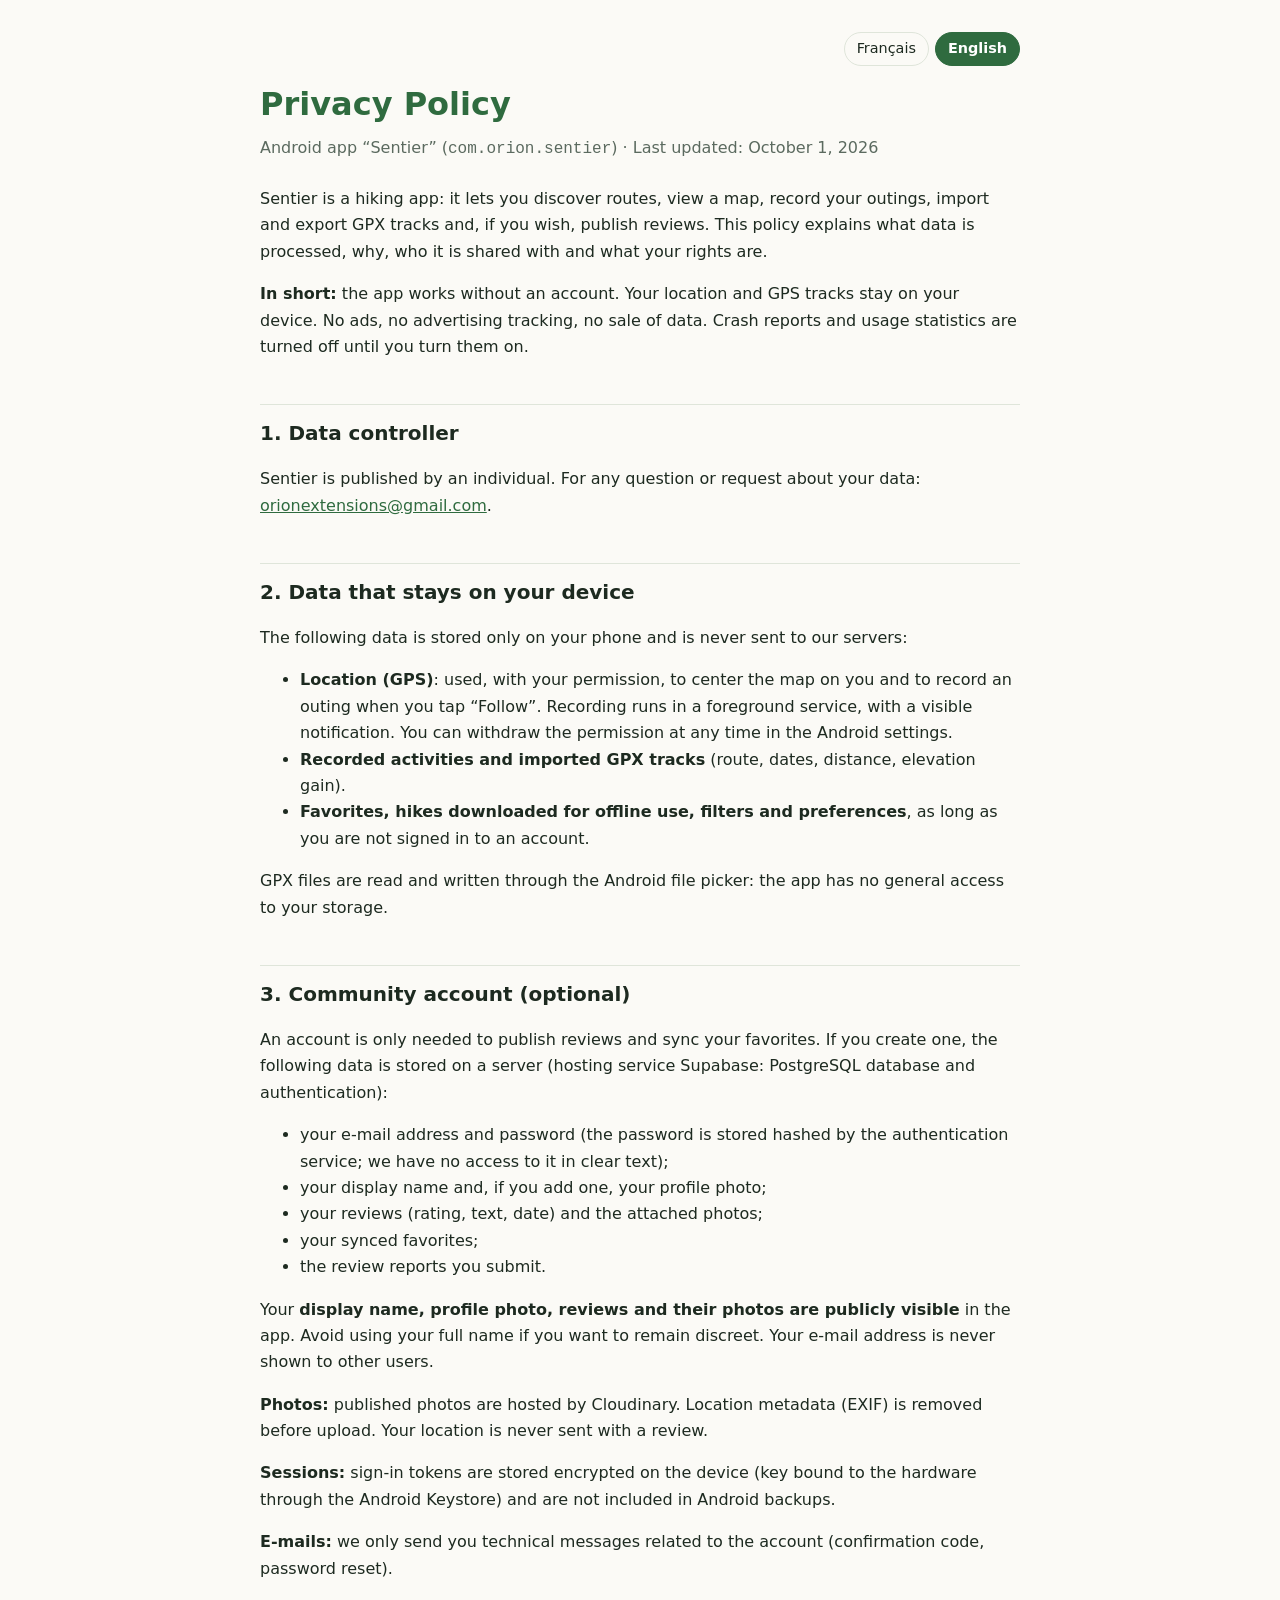
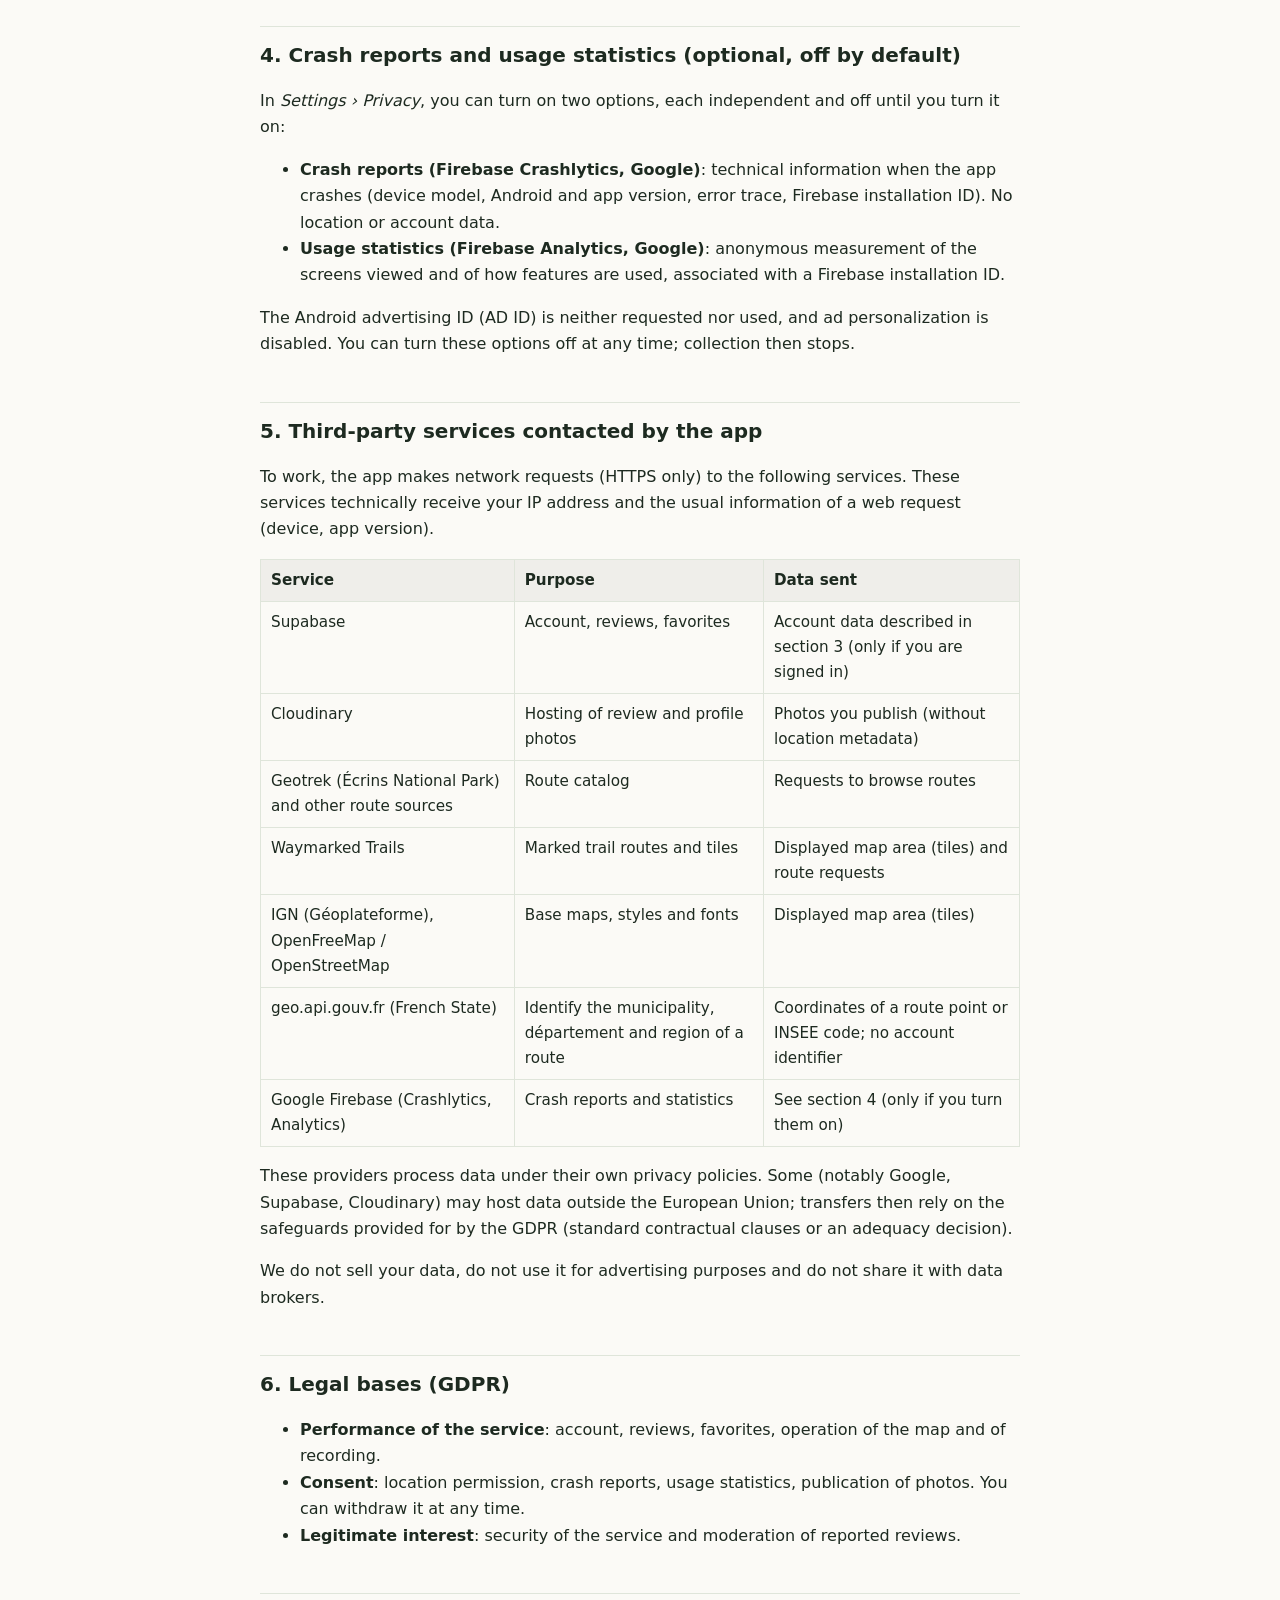
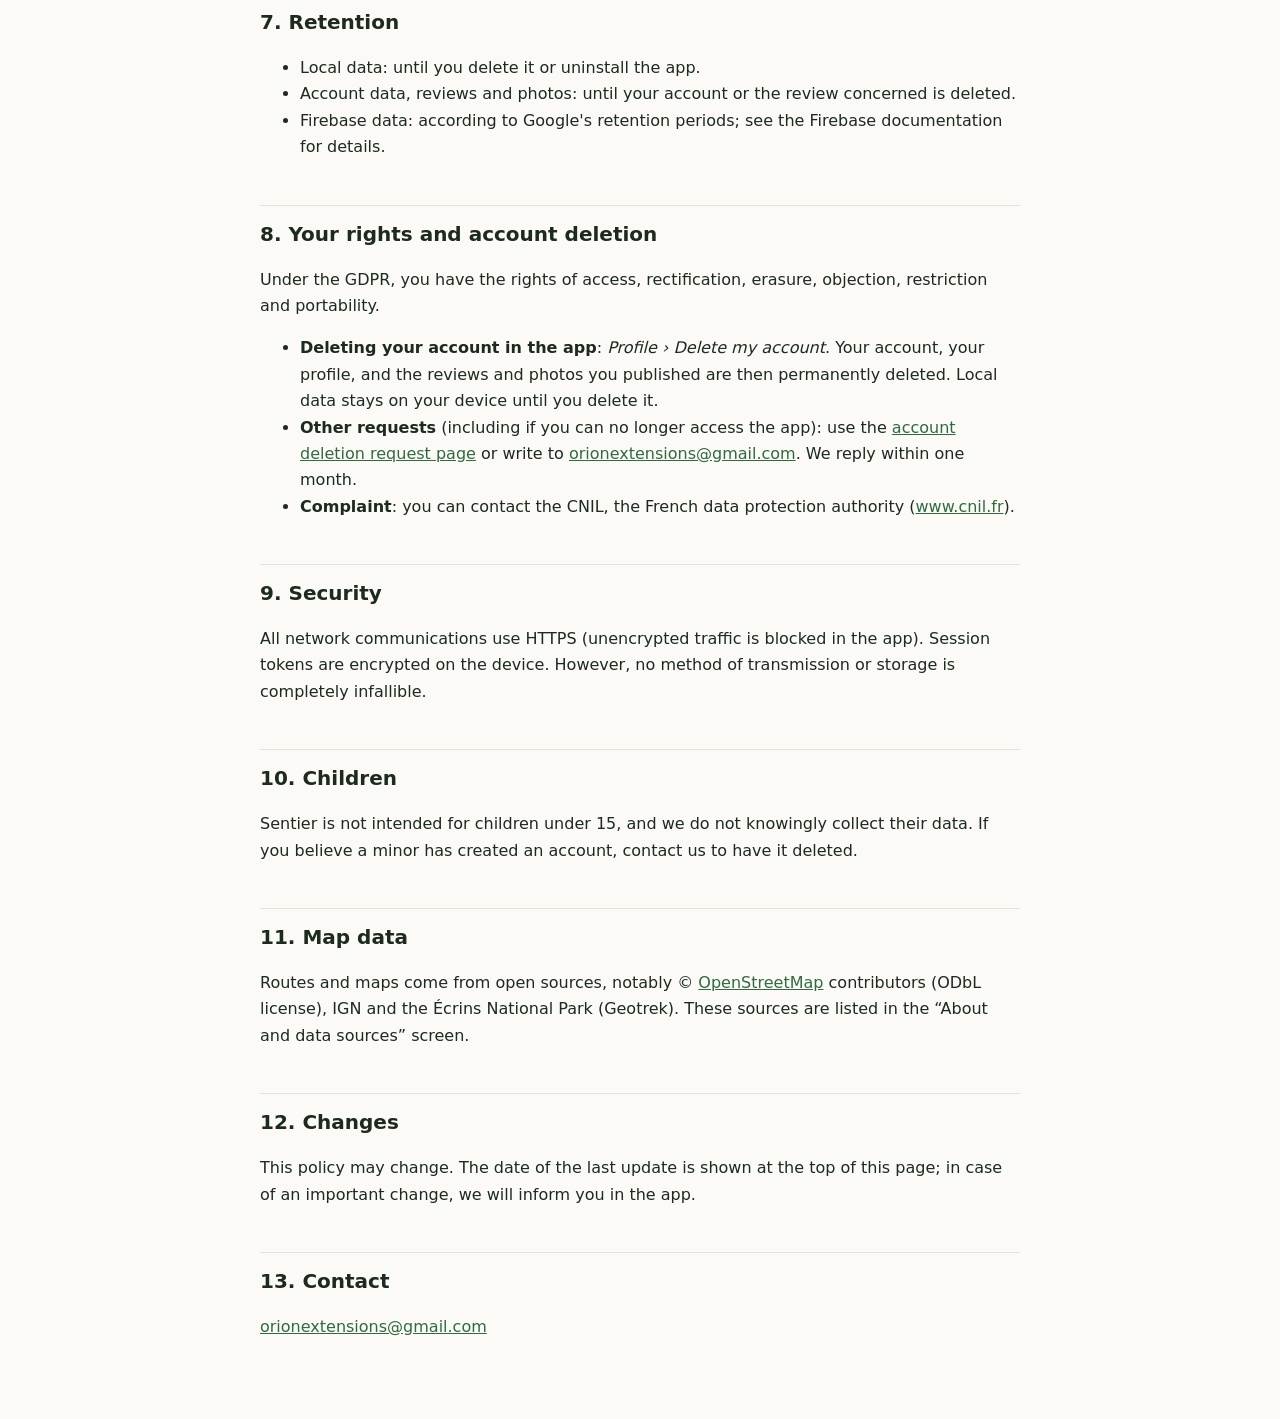
<file: index.html>
<!doctype html>
<html lang="fr"><head><meta charset="utf-8"><meta name="viewport" content="width=device-width, initial-scale=1">
<title>Sentier</title>
<script>location.replace('privacy.html' + location.search);</script>
<noscript><meta http-equiv="refresh" content="0; url=privacy.html"></noscript>
</head>
<body>
<p><a href="privacy.html">Politique de confidentialité de Sentier</a> · <a href="privacy.html?lang=en">Sentier privacy policy</a></p>
<p><a href="delete-account.html">Supprimer mon compte</a> · <a href="delete-account.html?lang=en">Delete my account</a></p>
</body></html>
</file>
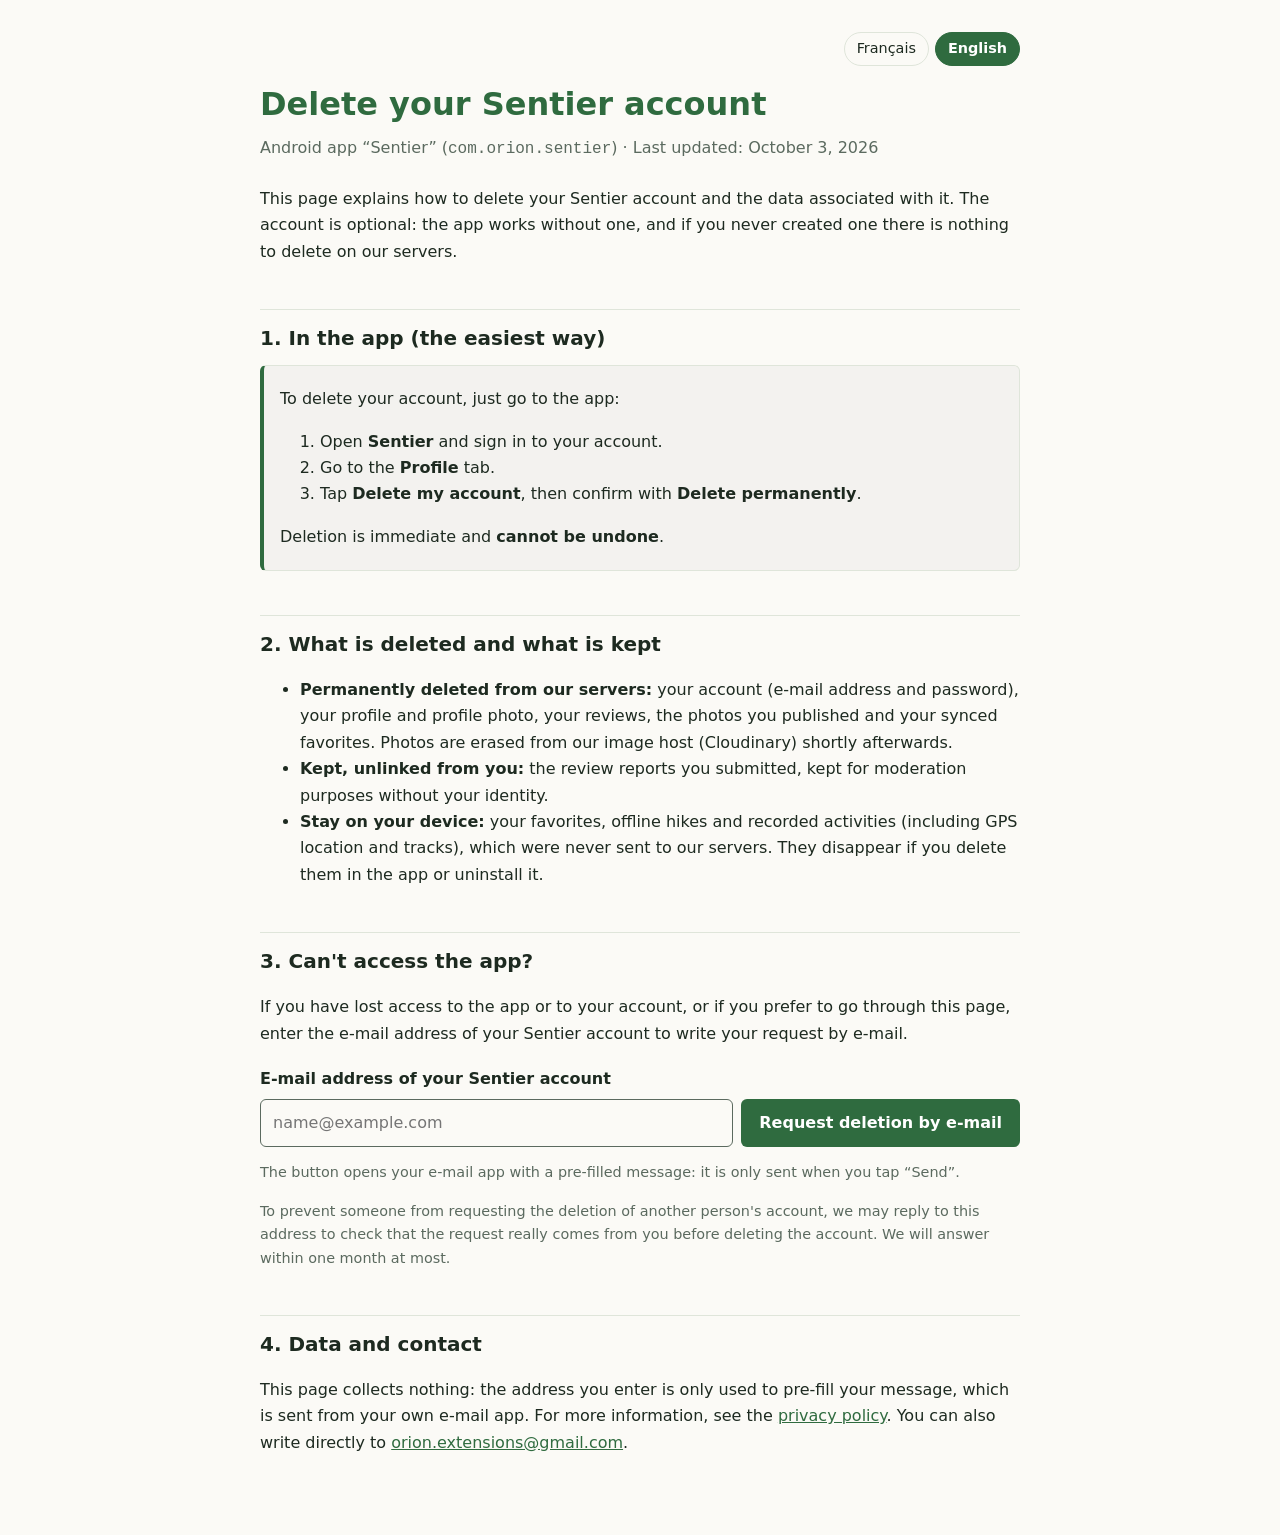
<file: delete-account.html>
<!doctype html>
<html lang="fr" data-title-fr="Supprimer votre compte – Sentier" data-title-en="Delete your account – Sentier">
<head>
<meta charset="utf-8">
<meta name="viewport" content="width=device-width, initial-scale=1">
<title>Supprimer votre compte / Delete your account – Sentier</title>
<meta name="description" content="Comment supprimer votre compte Sentier et vos données. / How to delete your Sentier account and your data.">
<script src="lang.js"></script>
<link rel="stylesheet" href="style.css">
<style>
  .callout { border:1px solid var(--line); border-left:4px solid var(--accent); border-radius:6px; padding:4px 16px; background:rgba(127,127,127,.06); }

  /* Deletion request form */
  form { margin:1.2em 0 0; }
  label { display:block; font-weight:600; margin:0 0 6px; }
  .row { display:flex; gap:8px; flex-wrap:wrap; }
  input[type=email] { flex:1 1 260px; min-width:0; font:inherit; padding:10px 12px; border:1px solid var(--muted); border-radius:6px; background:var(--bg); color:var(--fg); }
  .submit { font:inherit; font-weight:600; padding:10px 18px; border:0; border-radius:6px; background:var(--accent); color:var(--accent-fg); cursor:pointer; }
  .submit:disabled { opacity:.6; cursor:progress; }
  input:focus-visible, .submit:focus-visible { outline:3px solid var(--accent); outline-offset:2px; }
</style>
</head>
<body>
<main>

<div class="lang-switch" role="group" aria-label="Langue / Language">
  <button type="button" data-set-lang="fr" aria-pressed="false">Français</button>
  <button type="button" data-set-lang="en" aria-pressed="false">English</button>
</div>

<!-- ============================== FRANÇAIS ============================== -->
<section lang="fr">
<h1>Supprimer votre compte Sentier</h1>
<p class="meta">Application Android « Sentier » (<code>com.orion.sentier</code>) · Dernière mise à jour : 3 octobre 2026</p>

<p>Cette page explique comment supprimer votre compte Sentier et les données associées. Le compte est facultatif : l'application fonctionne sans, et si vous n'en avez jamais créé, il n'y a rien à supprimer sur nos serveurs.</p>

<h2>1. Dans l'application (le plus simple)</h2>
<div class="callout">
<p>Pour supprimer votre compte, il suffit d'aller dans l'application :</p>
<ol>
  <li>Ouvrez <strong>Sentier</strong> et connectez-vous à votre compte.</li>
  <li>Allez dans l'onglet <strong>Profil</strong>.</li>
  <li>Appuyez sur <strong>Supprimer mon compte</strong>, puis confirmez avec <strong>Supprimer définitivement</strong>.</li>
</ol>
<p>La suppression est immédiate et <strong>irréversible</strong>.</p>
</div>

<h2>2. Ce qui est supprimé, ce qui est conservé</h2>
<ul>
  <li><strong>Supprimés définitivement de nos serveurs :</strong> votre compte (adresse e-mail et mot de passe), votre profil et votre photo de profil, vos avis, les photos que vous avez publiées et vos favoris synchronisés. Les photos sont effacées de notre hébergeur d'images (Cloudinary) peu après.</li>
  <li><strong>Conservés sans lien avec vous :</strong> les signalements d'avis que vous avez effectués, pour la modération, sans votre identité.</li>
  <li><strong>Restent sur votre appareil :</strong> vos favoris, randonnées téléchargées hors ligne et activités enregistrées (position et traces GPS comprises), qui n'ont jamais été envoyés à nos serveurs. Ils disparaissent si vous les supprimez dans l'application ou si vous la désinstallez.</li>
</ul>

<h2>3. Vous ne pouvez pas accéder à l'application ?</h2>
<p>Si vous avez perdu l'accès à l'application ou à votre compte, ou si vous préférez passer par ici, indiquez l'adresse e-mail de votre compte Sentier pour rédiger votre demande par e-mail.</p>

<form class="deletion-form" data-lang-form="fr" data-to="orion.extensions@gmail.com" data-subject="Sentier – Demande de suppression de compte" data-body="Bonjour,

Je demande la suppression de mon compte Sentier et des données associées.
Adresse e-mail du compte : {email}

Merci.">
  <label for="email-fr">Adresse e-mail de votre compte Sentier</label>
  <div class="row">
    <input id="email-fr" name="email" type="email" required autocomplete="email" inputmode="email" maxlength="254" placeholder="nom@exemple.fr">
    <button class="submit" type="submit">Demander la suppression par e-mail</button>
  </div>
  <p class="note">Le bouton ouvre votre application de messagerie avec un message prérempli : il ne sera envoyé que lorsque vous appuierez sur « Envoyer ».</p>
</form>
<p class="note">Pour éviter qu'une personne demande la suppression du compte d'autrui, nous pouvons vous répondre à cette adresse pour vérifier que la demande vient bien de vous avant de supprimer le compte. Réponse sous un mois au plus.</p>

<h2>4. Données et contact</h2>
<p>Cette page ne collecte rien : l'adresse saisie sert uniquement à préremplir votre message, qui part de votre propre messagerie. Pour plus d'informations, consultez la <a href="privacy.html" data-page="privacy.html">politique de confidentialité</a>. Vous pouvez aussi écrire directement à <a href="mailto:orion.extensions@gmail.com">orion.extensions@gmail.com</a>.</p>
</section>

<!-- ============================== ENGLISH ============================== -->
<section lang="en">
<h1>Delete your Sentier account</h1>
<p class="meta">Android app “Sentier” (<code>com.orion.sentier</code>) · Last updated: October 3, 2026</p>

<p>This page explains how to delete your Sentier account and the data associated with it. The account is optional: the app works without one, and if you never created one there is nothing to delete on our servers.</p>

<h2>1. In the app (the easiest way)</h2>
<div class="callout">
<p>To delete your account, just go to the app:</p>
<ol>
  <li>Open <strong>Sentier</strong> and sign in to your account.</li>
  <li>Go to the <strong>Profile</strong> tab.</li>
  <li>Tap <strong>Delete my account</strong>, then confirm with <strong>Delete permanently</strong>.</li>
</ol>
<p>Deletion is immediate and <strong>cannot be undone</strong>.</p>
</div>

<h2>2. What is deleted and what is kept</h2>
<ul>
  <li><strong>Permanently deleted from our servers:</strong> your account (e-mail address and password), your profile and profile photo, your reviews, the photos you published and your synced favorites. Photos are erased from our image host (Cloudinary) shortly afterwards.</li>
  <li><strong>Kept, unlinked from you:</strong> the review reports you submitted, kept for moderation purposes without your identity.</li>
  <li><strong>Stay on your device:</strong> your favorites, offline hikes and recorded activities (including GPS location and tracks), which were never sent to our servers. They disappear if you delete them in the app or uninstall it.</li>
</ul>

<h2>3. Can't access the app?</h2>
<p>If you have lost access to the app or to your account, or if you prefer to go through this page, enter the e-mail address of your Sentier account to write your request by e-mail.</p>

<form class="deletion-form" data-lang-form="en" data-to="orion.extensions@gmail.com" data-subject="Sentier – Account deletion request" data-body="Hello,

I request the deletion of my Sentier account and associated data.
Account e-mail address: {email}

Thank you.">
  <label for="email-en">E-mail address of your Sentier account</label>
  <div class="row">
    <input id="email-en" name="email" type="email" required autocomplete="email" inputmode="email" maxlength="254" placeholder="name@example.com">
    <button class="submit" type="submit">Request deletion by e-mail</button>
  </div>
  <p class="note">The button opens your e-mail app with a pre-filled message: it is only sent when you tap “Send”.</p>
</form>
<p class="note">To prevent someone from requesting the deletion of another person's account, we may reply to this address to check that the request really comes from you before deleting the account. We will answer within one month at most.</p>

<h2>4. Data and contact</h2>
<p>This page collects nothing: the address you enter is only used to pre-fill your message, which is sent from your own e-mail app. For more information, see the <a href="privacy.html" data-page="privacy.html">privacy policy</a>. You can also write directly to <a href="mailto:orion.extensions@gmail.com">orion.extensions@gmail.com</a>.</p>
</section>

</main>

<script>
(function () {
  // Open the visitor's e-mail app with a pre-filled message; nothing is sent by this page.
  document.querySelectorAll('form.deletion-form').forEach(function (form) {
    form.addEventListener('submit', function (event) {
      event.preventDefault();
      if (!form.reportValidity()) return;
      var email = form.elements.email.value.trim();
      var body = form.getAttribute('data-body').replace('{email}', email);
      location.href = 'mailto:' + form.getAttribute('data-to') +
        '?subject=' + encodeURIComponent(form.getAttribute('data-subject')) +
        '&body=' + encodeURIComponent(body);
    });
  });
})();
</script>
</body>
</html>
</file>
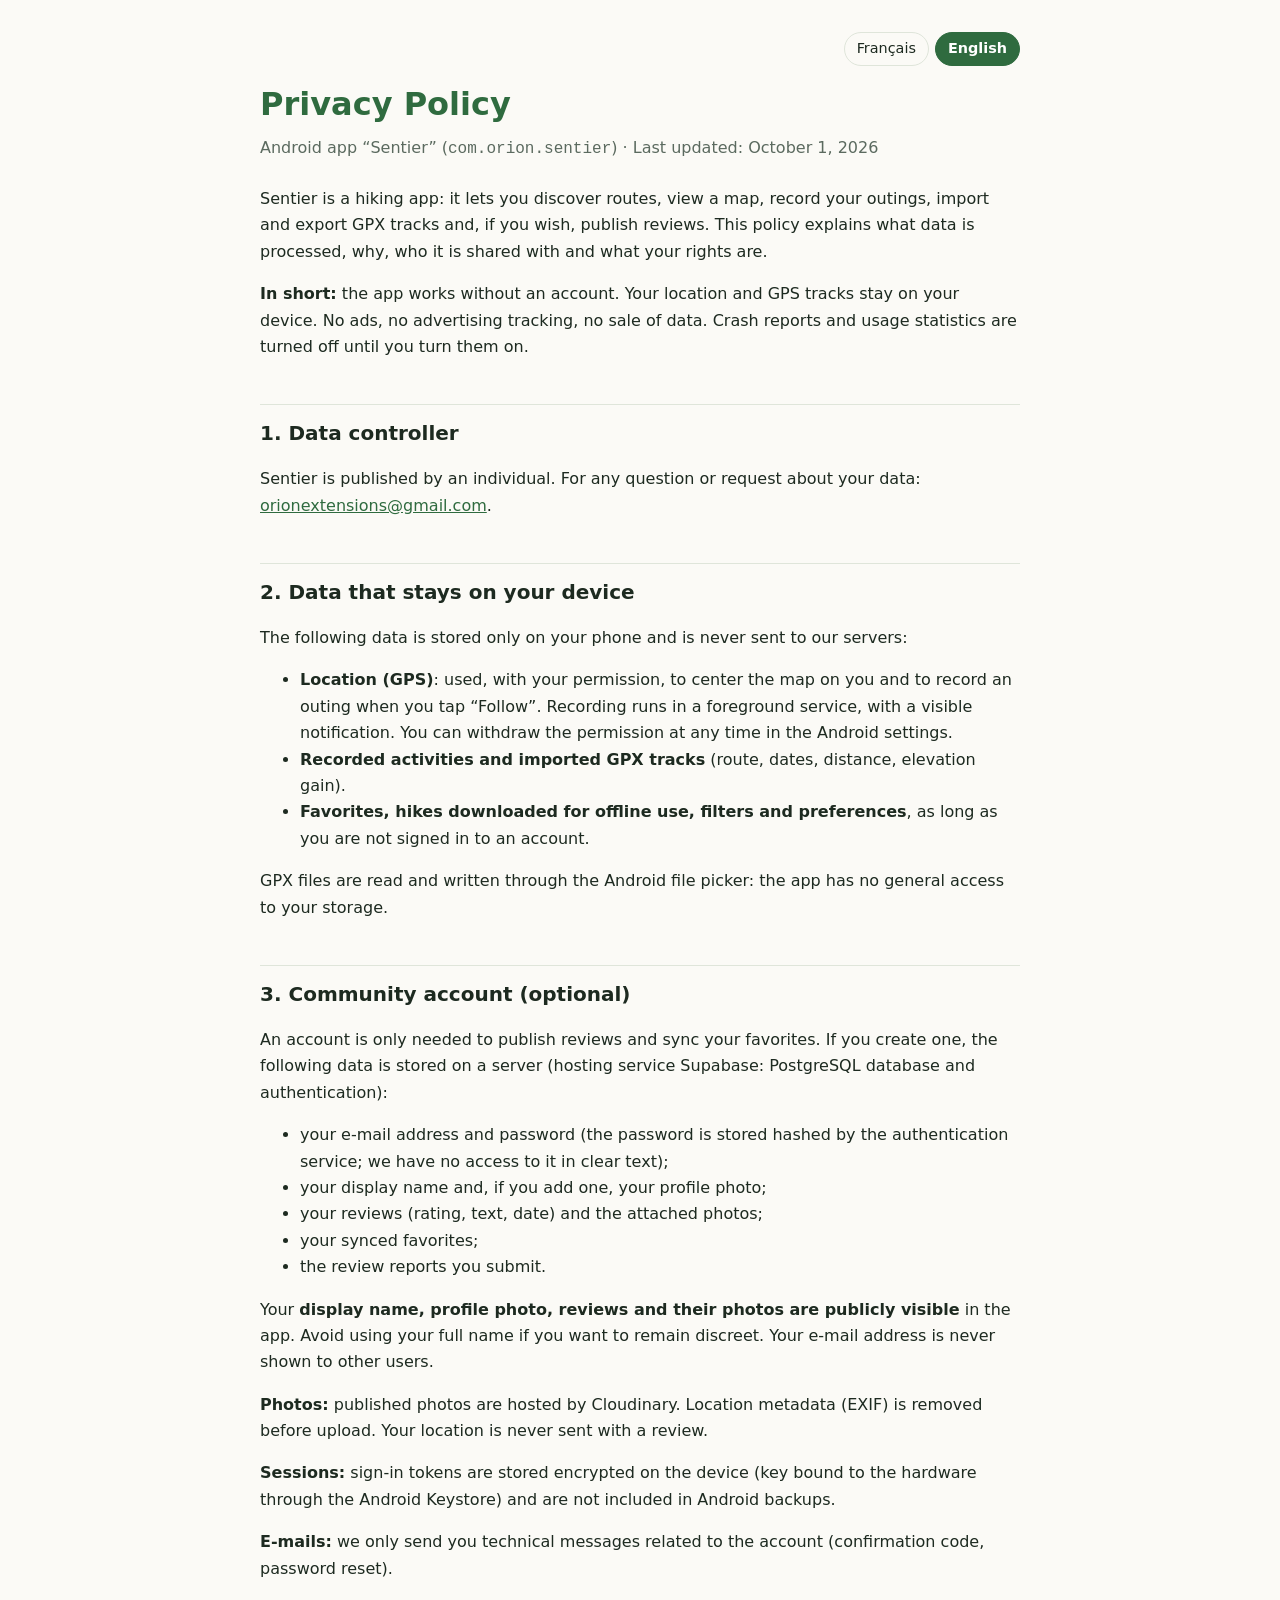
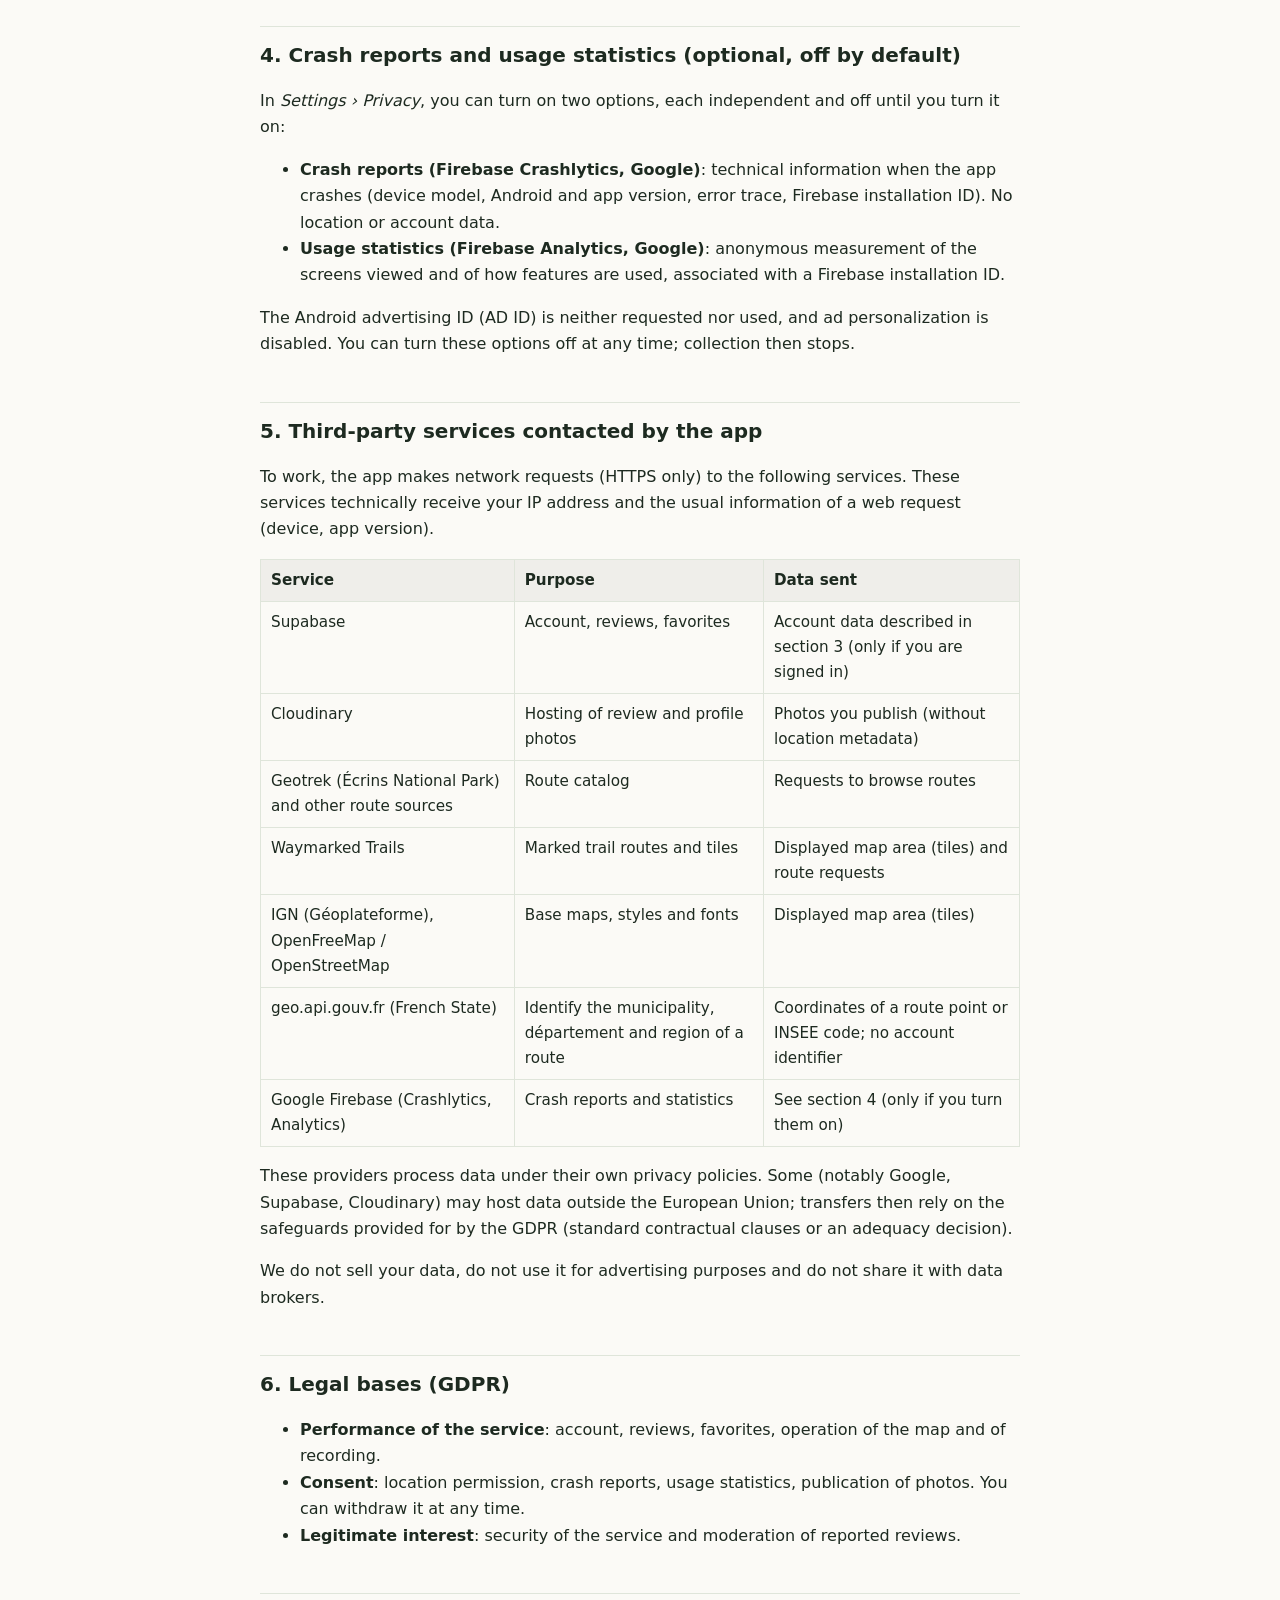
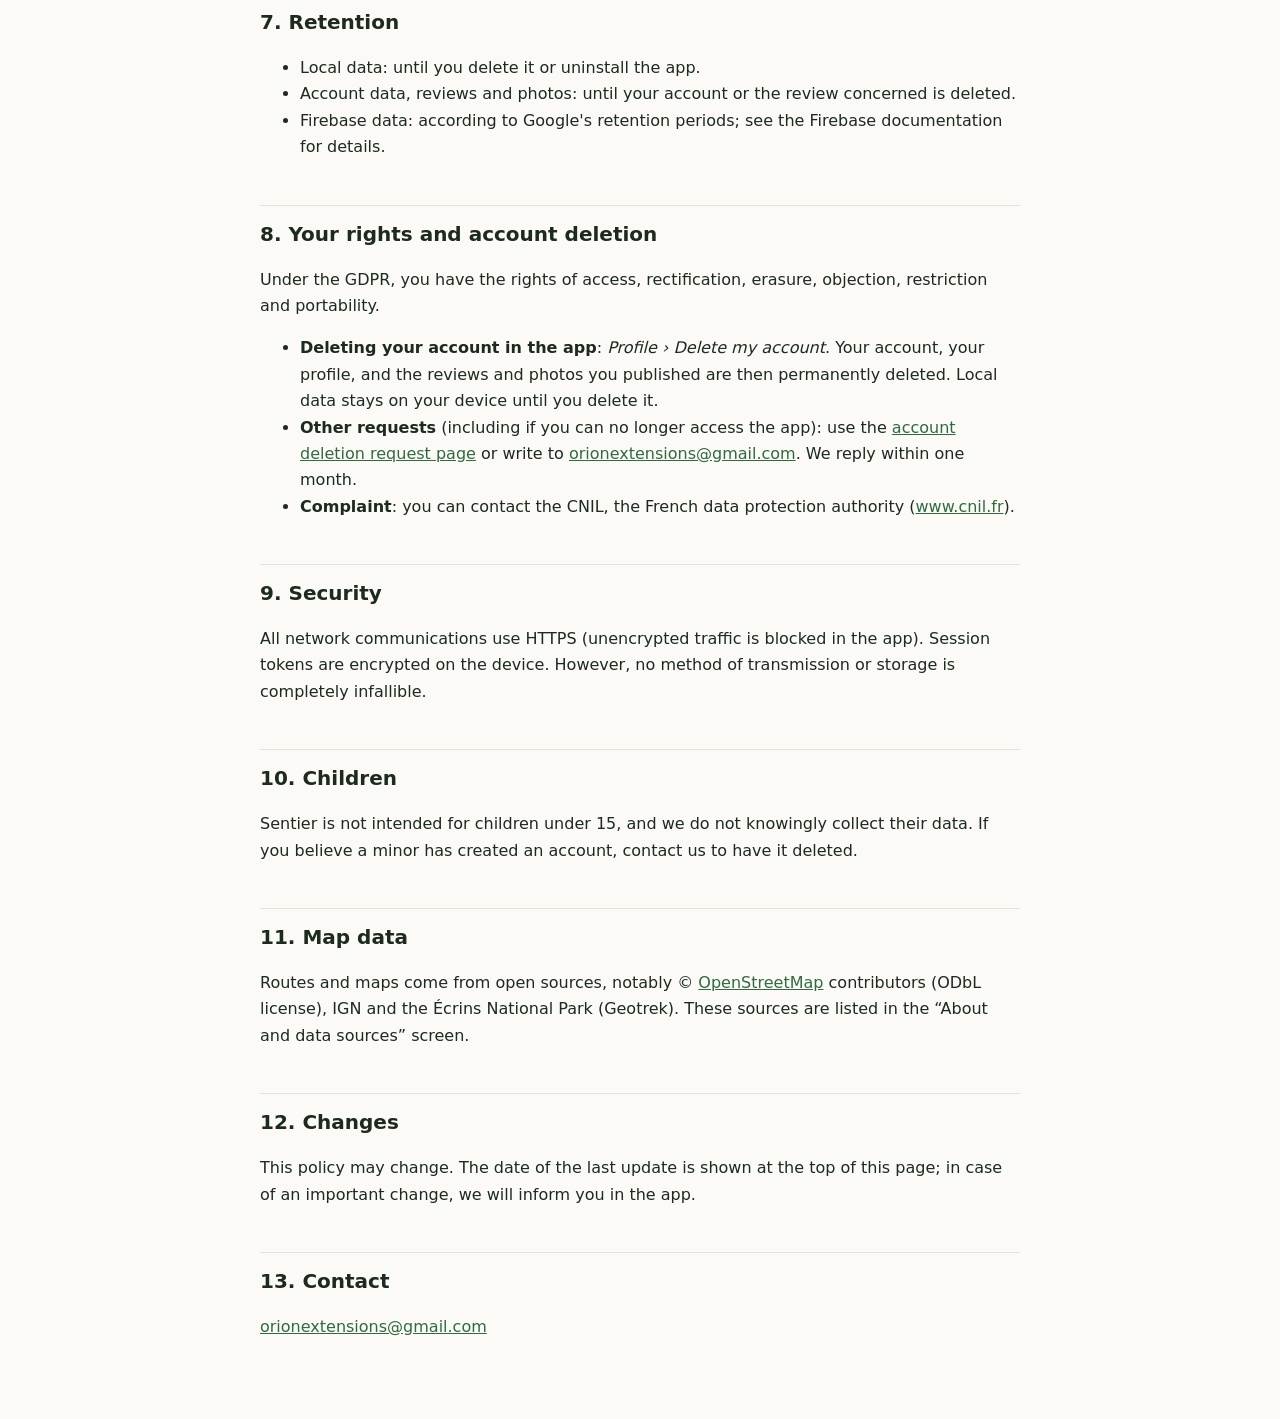
<file: privacy.html>
<!doctype html>
<html lang="fr" data-title-fr="Politique de confidentialité – Sentier" data-title-en="Privacy Policy – Sentier">
<head>
<meta charset="utf-8">
<meta name="viewport" content="width=device-width, initial-scale=1">
<title>Politique de confidentialité / Privacy Policy – Sentier</title>
<script src="lang.js"></script>
<link rel="stylesheet" href="style.css">
</head>
<body>
<main>

<div class="lang-switch" role="group" aria-label="Langue / Language">
  <button type="button" data-set-lang="fr" aria-pressed="false">Français</button>
  <button type="button" data-set-lang="en" aria-pressed="false">English</button>
</div>

<!-- ============================== FRANÇAIS ============================== -->
<section lang="fr">
<h1>Politique de confidentialité</h1>
<p class="meta">Application Android « Sentier » (<code>com.orion.sentier</code>) · Dernière mise à jour : 1er octobre 2026</p>

<p>Sentier est une application de randonnée : elle permet de découvrir des itinéraires, de consulter une carte, d'enregistrer ses sorties, d'importer et d'exporter des traces GPX, et, si vous le souhaitez, de publier des avis. Cette politique explique quelles données sont traitées, pourquoi, avec qui elles sont partagées et quels sont vos droits.</p>

<p><strong>En résumé :</strong> l'application fonctionne sans compte. Votre position et vos traces GPS restent sur votre appareil. Aucune publicité, aucun suivi publicitaire, aucune vente de données. Les rapports de plantage et les statistiques d'usage sont désactivés tant que vous ne les activez pas.</p>

<h2>1. Responsable du traitement</h2>
<p>Sentier est édité à titre individuel. Pour toute question ou demande relative à vos données : <a href="mailto:orionextensions@gmail.com">orionextensions@gmail.com</a>.</p>

<h2>2. Données qui restent sur votre appareil</h2>
<p>Les données suivantes sont stockées uniquement sur votre téléphone et ne sont jamais envoyées à nos serveurs :</p>
<ul>
  <li><strong>Position (GPS)</strong> : utilisée, après votre autorisation, pour centrer la carte sur vous et pour enregistrer une sortie lorsque vous lancez « Suivre ». L'enregistrement s'effectue dans un service au premier plan, avec une notification visible. Vous pouvez retirer l'autorisation à tout moment dans les réglages Android.</li>
  <li><strong>Activités enregistrées et traces GPX importées</strong> (tracé, dates, distance, dénivelé).</li>
  <li><strong>Favoris, randonnées téléchargées hors ligne, filtres et préférences</strong>, tant que vous n'êtes pas connecté à un compte.</li>
</ul>
<p>Les fichiers GPX sont lus et écrits via le sélecteur de fichiers Android : l'application n'a pas d'accès général à votre stockage.</p>

<h2>3. Compte communautaire (facultatif)</h2>
<p>Un compte n'est nécessaire que pour publier des avis et synchroniser vos favoris. Si vous en créez un, les données suivantes sont stockées sur un serveur (service d'hébergement Supabase : base de données PostgreSQL et authentification) :</p>
<ul>
  <li>votre adresse e-mail et votre mot de passe (le mot de passe est stocké sous forme hachée par le service d'authentification ; nous n'y avons pas accès en clair) ;</li>
  <li>votre nom affiché et, si vous en ajoutez une, votre photo de profil ;</li>
  <li>vos avis (note, texte, date) et les photos jointes ;</li>
  <li>vos favoris synchronisés ;</li>
  <li>les signalements d'avis que vous effectuez.</li>
</ul>
<p>Votre <strong>nom affiché, votre photo de profil, vos avis et leurs photos sont visibles publiquement</strong> dans l'application. Évitez d'utiliser votre nom complet si vous souhaitez rester discret. Votre adresse e-mail n'est jamais affichée aux autres utilisateurs.</p>
<p><strong>Photos :</strong> les photos publiées sont hébergées par Cloudinary. Les métadonnées de localisation (EXIF) sont supprimées avant l'envoi. Votre position n'est jamais transmise avec un avis.</p>
<p><strong>Sessions :</strong> les jetons de connexion sont stockés chiffrés sur l'appareil (clé liée au matériel via Android Keystore) et ne sont pas inclus dans les sauvegardes Android.</p>
<p><strong>E-mails :</strong> nous vous envoyons uniquement des messages techniques liés au compte (code de confirmation, réinitialisation du mot de passe).</p>

<h2>4. Rapports de plantage et statistiques d'usage (facultatif, désactivés par défaut)</h2>
<p>Dans <em>Paramètres › Confidentialité</em>, vous pouvez activer deux options, chacune indépendante et désactivée tant que vous ne l'activez pas :</p>
<ul>
  <li><strong>Rapports de plantage (Firebase Crashlytics, Google)</strong> : informations techniques en cas de plantage (modèle d'appareil, version d'Android et de l'application, trace de l'erreur, identifiant d'installation Firebase). Aucune position ni donnée de compte.</li>
  <li><strong>Statistiques d'usage (Firebase Analytics, Google)</strong> : mesure anonyme des écrans consultés et de l'utilisation des fonctions, associée à un identifiant d'installation Firebase.</li>
</ul>
<p>L'identifiant publicitaire Android (AD ID) n'est ni demandé ni utilisé, et la personnalisation publicitaire est désactivée. Vous pouvez désactiver ces options à tout moment ; la collecte s'arrête alors.</p>

<h2>5. Services tiers contactés par l'application</h2>
<p>Pour fonctionner, l'application effectue des requêtes réseau (en HTTPS uniquement) vers les services suivants. Ces services reçoivent techniquement votre adresse IP et les informations habituelles d'une requête web (appareil, version de l'application).</p>
<table>
<tr><th>Service</th><th>Finalité</th><th>Données transmises</th></tr>
<tr><td>Supabase</td><td>Compte, avis, favoris</td><td>Données du compte décrites au point 3 (uniquement si vous êtes connecté)</td></tr>
<tr><td>Cloudinary</td><td>Hébergement des photos d'avis et de profil</td><td>Photos que vous publiez (sans métadonnées de localisation)</td></tr>
<tr><td>Geotrek (Parc national des Écrins) et autres sources d'itinéraires</td><td>Catalogue d'itinéraires</td><td>Requêtes de consultation d'itinéraires</td></tr>
<tr><td>Waymarked Trails</td><td>Itinéraires et tuiles de sentiers balisés</td><td>Zone de carte affichée (tuiles) et requêtes d'itinéraires</td></tr>
<tr><td>IGN (Géoplateforme), OpenFreeMap / OpenStreetMap</td><td>Fonds de carte, styles et polices</td><td>Zone de carte affichée (tuiles)</td></tr>
<tr><td>geo.api.gouv.fr (État français)</td><td>Identifier la commune, le département et la région d'un itinéraire</td><td>Coordonnées d'un point d'itinéraire ou code INSEE ; aucun identifiant de compte</td></tr>
<tr><td>Google Firebase (Crashlytics, Analytics)</td><td>Rapports de plantage et statistiques</td><td>Voir point 4 (uniquement si vous les activez)</td></tr>
</table>
<p>Ces fournisseurs traitent les données selon leurs propres politiques de confidentialité. Certains (notamment Google, Supabase, Cloudinary) peuvent héberger des données en dehors de l'Union européenne ; les transferts s'appuient alors sur les garanties prévues par le RGPD (clauses contractuelles types ou décision d'adéquation).</p>
<p>Nous ne vendons pas vos données, ne les utilisons pas à des fins publicitaires et ne les partageons pas avec des courtiers en données.</p>

<h2>6. Bases légales (RGPD)</h2>
<ul>
  <li><strong>Exécution du service</strong> : compte, avis, favoris, fonctionnement de la carte et du suivi.</li>
  <li><strong>Consentement</strong> : autorisation de localisation, rapports de plantage, statistiques d'usage, publication de photos. Vous pouvez le retirer à tout moment.</li>
  <li><strong>Intérêt légitime</strong> : sécurité du service et modération des avis signalés.</li>
</ul>

<h2>7. Durée de conservation</h2>
<ul>
  <li>Données locales : jusqu'à suppression par vos soins ou désinstallation de l'application.</li>
  <li>Données du compte, avis et photos : jusqu'à la suppression de votre compte ou de l'avis concerné.</li>
  <li>Données Firebase : selon les durées de conservation de Google ; consultez la documentation Firebase pour le détail.</li>
</ul>

<h2>8. Vos droits et suppression du compte</h2>
<p>Conformément au RGPD, vous disposez des droits d'accès, de rectification, d'effacement, d'opposition, de limitation et de portabilité.</p>
<ul>
  <li><strong>Suppression du compte dans l'application</strong> : <em>Profil › Supprimer mon compte</em>. Votre compte, votre profil, vos avis et vos photos publiés sont alors définitivement supprimés. Les données locales restent sur votre appareil jusqu'à ce que vous les supprimiez.</li>
  <li><strong>Autres demandes</strong> (y compris si vous ne pouvez plus accéder à l'application) : utilisez la <a href="delete-account.html" data-page="delete-account.html">page de demande de suppression de compte</a> ou écrivez à <a href="mailto:orionextensions@gmail.com">orionextensions@gmail.com</a>. Nous répondons dans un délai d'un mois.</li>
  <li><strong>Réclamation</strong> : vous pouvez saisir la CNIL (<a href="https://www.cnil.fr">www.cnil.fr</a>).</li>
</ul>

<h2>9. Sécurité</h2>
<p>Toutes les communications réseau utilisent HTTPS (le trafic non chiffré est interdit dans l'application). Les jetons de session sont chiffrés sur l'appareil. Aucune méthode de transmission ou de stockage n'est toutefois totalement infaillible.</p>

<h2>10. Enfants</h2>
<p>Sentier ne s'adresse pas aux enfants de moins de 15 ans, et nous ne collectons pas sciemment leurs données. Si vous pensez qu'un mineur a créé un compte, contactez-nous pour le faire supprimer.</p>

<h2>11. Données cartographiques</h2>
<p>Les itinéraires et cartes proviennent de sources ouvertes, notamment © contributeurs <a href="https://www.openstreetmap.org/copyright">OpenStreetMap</a> (licence ODbL), l'IGN et le Parc national des Écrins (Geotrek). Ces sources sont mentionnées dans l'écran « À propos et sources des données ».</p>

<h2>12. Modifications</h2>
<p>Cette politique peut évoluer. La date de dernière mise à jour figure en haut de cette page ; en cas de changement important, nous vous en informerons dans l'application.</p>

<h2>13. Contact</h2>
<p><a href="mailto:orionextensions@gmail.com">orionextensions@gmail.com</a></p>
</section>

<!-- ============================== ENGLISH ============================== -->
<section lang="en">
<h1>Privacy Policy</h1>
<p class="meta">Android app “Sentier” (<code>com.orion.sentier</code>) · Last updated: October 1, 2026</p>

<p>Sentier is a hiking app: it lets you discover routes, view a map, record your outings, import and export GPX tracks and, if you wish, publish reviews. This policy explains what data is processed, why, who it is shared with and what your rights are.</p>

<p><strong>In short:</strong> the app works without an account. Your location and GPS tracks stay on your device. No ads, no advertising tracking, no sale of data. Crash reports and usage statistics are turned off until you turn them on.</p>

<h2>1. Data controller</h2>
<p>Sentier is published by an individual. For any question or request about your data: <a href="mailto:orionextensions@gmail.com">orionextensions@gmail.com</a>.</p>

<h2>2. Data that stays on your device</h2>
<p>The following data is stored only on your phone and is never sent to our servers:</p>
<ul>
  <li><strong>Location (GPS)</strong>: used, with your permission, to center the map on you and to record an outing when you tap “Follow”. Recording runs in a foreground service, with a visible notification. You can withdraw the permission at any time in the Android settings.</li>
  <li><strong>Recorded activities and imported GPX tracks</strong> (route, dates, distance, elevation gain).</li>
  <li><strong>Favorites, hikes downloaded for offline use, filters and preferences</strong>, as long as you are not signed in to an account.</li>
</ul>
<p>GPX files are read and written through the Android file picker: the app has no general access to your storage.</p>

<h2>3. Community account (optional)</h2>
<p>An account is only needed to publish reviews and sync your favorites. If you create one, the following data is stored on a server (hosting service Supabase: PostgreSQL database and authentication):</p>
<ul>
  <li>your e-mail address and password (the password is stored hashed by the authentication service; we have no access to it in clear text);</li>
  <li>your display name and, if you add one, your profile photo;</li>
  <li>your reviews (rating, text, date) and the attached photos;</li>
  <li>your synced favorites;</li>
  <li>the review reports you submit.</li>
</ul>
<p>Your <strong>display name, profile photo, reviews and their photos are publicly visible</strong> in the app. Avoid using your full name if you want to remain discreet. Your e-mail address is never shown to other users.</p>
<p><strong>Photos:</strong> published photos are hosted by Cloudinary. Location metadata (EXIF) is removed before upload. Your location is never sent with a review.</p>
<p><strong>Sessions:</strong> sign-in tokens are stored encrypted on the device (key bound to the hardware through the Android Keystore) and are not included in Android backups.</p>
<p><strong>E-mails:</strong> we only send you technical messages related to the account (confirmation code, password reset).</p>

<h2>4. Crash reports and usage statistics (optional, off by default)</h2>
<p>In <em>Settings › Privacy</em>, you can turn on two options, each independent and off until you turn it on:</p>
<ul>
  <li><strong>Crash reports (Firebase Crashlytics, Google)</strong>: technical information when the app crashes (device model, Android and app version, error trace, Firebase installation ID). No location or account data.</li>
  <li><strong>Usage statistics (Firebase Analytics, Google)</strong>: anonymous measurement of the screens viewed and of how features are used, associated with a Firebase installation ID.</li>
</ul>
<p>The Android advertising ID (AD ID) is neither requested nor used, and ad personalization is disabled. You can turn these options off at any time; collection then stops.</p>

<h2>5. Third-party services contacted by the app</h2>
<p>To work, the app makes network requests (HTTPS only) to the following services. These services technically receive your IP address and the usual information of a web request (device, app version).</p>
<table>
<tr><th>Service</th><th>Purpose</th><th>Data sent</th></tr>
<tr><td>Supabase</td><td>Account, reviews, favorites</td><td>Account data described in section 3 (only if you are signed in)</td></tr>
<tr><td>Cloudinary</td><td>Hosting of review and profile photos</td><td>Photos you publish (without location metadata)</td></tr>
<tr><td>Geotrek (Écrins National Park) and other route sources</td><td>Route catalog</td><td>Requests to browse routes</td></tr>
<tr><td>Waymarked Trails</td><td>Marked trail routes and tiles</td><td>Displayed map area (tiles) and route requests</td></tr>
<tr><td>IGN (Géoplateforme), OpenFreeMap / OpenStreetMap</td><td>Base maps, styles and fonts</td><td>Displayed map area (tiles)</td></tr>
<tr><td>geo.api.gouv.fr (French State)</td><td>Identify the municipality, département and region of a route</td><td>Coordinates of a route point or INSEE code; no account identifier</td></tr>
<tr><td>Google Firebase (Crashlytics, Analytics)</td><td>Crash reports and statistics</td><td>See section 4 (only if you turn them on)</td></tr>
</table>
<p>These providers process data under their own privacy policies. Some (notably Google, Supabase, Cloudinary) may host data outside the European Union; transfers then rely on the safeguards provided for by the GDPR (standard contractual clauses or an adequacy decision).</p>
<p>We do not sell your data, do not use it for advertising purposes and do not share it with data brokers.</p>

<h2>6. Legal bases (GDPR)</h2>
<ul>
  <li><strong>Performance of the service</strong>: account, reviews, favorites, operation of the map and of recording.</li>
  <li><strong>Consent</strong>: location permission, crash reports, usage statistics, publication of photos. You can withdraw it at any time.</li>
  <li><strong>Legitimate interest</strong>: security of the service and moderation of reported reviews.</li>
</ul>

<h2>7. Retention</h2>
<ul>
  <li>Local data: until you delete it or uninstall the app.</li>
  <li>Account data, reviews and photos: until your account or the review concerned is deleted.</li>
  <li>Firebase data: according to Google's retention periods; see the Firebase documentation for details.</li>
</ul>

<h2>8. Your rights and account deletion</h2>
<p>Under the GDPR, you have the rights of access, rectification, erasure, objection, restriction and portability.</p>
<ul>
  <li><strong>Deleting your account in the app</strong>: <em>Profile › Delete my account</em>. Your account, your profile, and the reviews and photos you published are then permanently deleted. Local data stays on your device until you delete it.</li>
  <li><strong>Other requests</strong> (including if you can no longer access the app): use the <a href="delete-account.html" data-page="delete-account.html">account deletion request page</a> or write to <a href="mailto:orionextensions@gmail.com">orionextensions@gmail.com</a>. We reply within one month.</li>
  <li><strong>Complaint</strong>: you can contact the CNIL, the French data protection authority (<a href="https://www.cnil.fr">www.cnil.fr</a>).</li>
</ul>

<h2>9. Security</h2>
<p>All network communications use HTTPS (unencrypted traffic is blocked in the app). Session tokens are encrypted on the device. However, no method of transmission or storage is completely infallible.</p>

<h2>10. Children</h2>
<p>Sentier is not intended for children under 15, and we do not knowingly collect their data. If you believe a minor has created an account, contact us to have it deleted.</p>

<h2>11. Map data</h2>
<p>Routes and maps come from open sources, notably © <a href="https://www.openstreetmap.org/copyright">OpenStreetMap</a> contributors (ODbL license), IGN and the Écrins National Park (Geotrek). These sources are listed in the “About and data sources” screen.</p>

<h2>12. Changes</h2>
<p>This policy may change. The date of the last update is shown at the top of this page; in case of an important change, we will inform you in the app.</p>

<h2>13. Contact</h2>
<p><a href="mailto:orionextensions@gmail.com">orionextensions@gmail.com</a></p>
</section>

</main>
</body>
</html>
</file>
<file: style.css>
/* Shared by every page of the site. */
:root { --fg:#1d2a20; --bg:#fbfaf6; --accent:#2f6b3f; --accent-fg:#fff; --muted:#5b6a5f; --line:#dfe5da; --ok:#2f6b3f; --err:#b3261e; }
@media (prefers-color-scheme: dark) { :root { --fg:#e6ece6; --bg:#141a16; --accent:#7fc58f; --accent-fg:#10261a; --muted:#9fb0a4; --line:#2b3730; --ok:#7fc58f; --err:#f2b8b5; } }
body { margin:0; background:var(--bg); color:var(--fg); font:16px/1.65 system-ui,-apple-system,"Segoe UI",Roboto,sans-serif; }
main { max-width:760px; margin:0 auto; padding:32px 16px 64px; }
h1 { font-size:2rem; margin:0 0 4px; color:var(--accent); }
h2 { font-size:1.25rem; margin:2.2em 0 .5em; padding-top:.6em; border-top:1px solid var(--line); }
.meta { color:var(--muted); margin:0 0 1.5em; }
.note { color:var(--muted); font-size:.9rem; }
table { border-collapse:collapse; width:100%; font-size:.95rem; display:block; overflow-x:auto; }
th, td { text-align:left; vertical-align:top; padding:8px 10px; border:1px solid var(--line); }
th { background:rgba(127,127,127,.1); }
a { color:var(--accent); }
[hidden] { display:none !important; }

/* Language switch (see lang.js). Each page holds one <section lang="fr"> and one <section lang="en">.
   Without JavaScript the switch is hidden and both sections are shown, French first. */
html[data-lang="fr"] section[lang="en"], html[data-lang="en"] section[lang="fr"] { display:none; }
html:not([data-lang]) section[lang="en"] { margin-top:4em; padding-top:2em; border-top:3px solid var(--line); }
.lang-switch { display:none; justify-content:flex-end; gap:6px; margin:0 0 12px; }
html[data-lang] .lang-switch { display:flex; }
.lang-switch button { font:inherit; font-size:.9rem; padding:4px 12px; border:1px solid var(--line); border-radius:999px; background:transparent; color:var(--fg); cursor:pointer; }
.lang-switch button[aria-pressed="true"] { background:var(--accent); border-color:var(--accent); color:var(--accent-fg); font-weight:600; }
.lang-switch button:focus-visible { outline:3px solid var(--accent); outline-offset:2px; }
</file>
